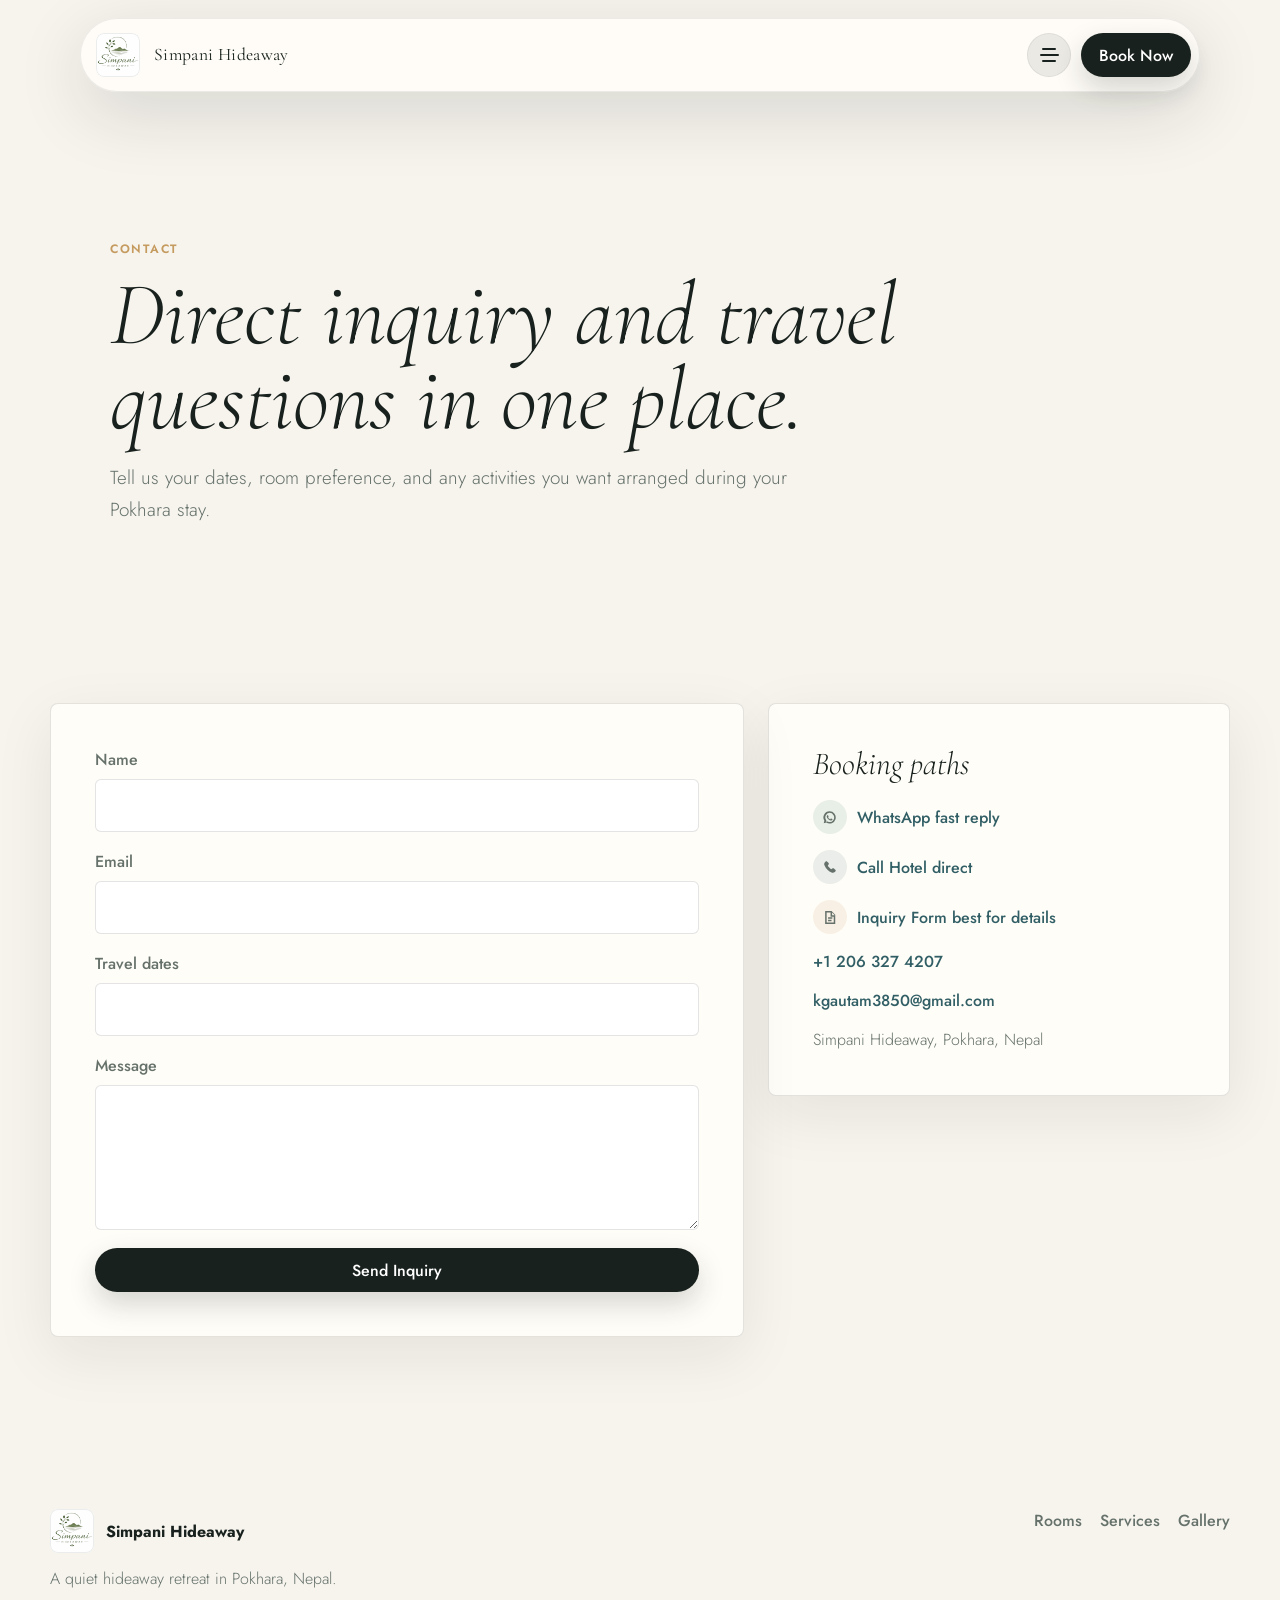
<file: contact.html>
<!doctype html>
<html lang="en">
  <head><meta charset="utf-8"><meta name="viewport" content="width=device-width, initial-scale=1"><title>Contact | Simpani Hideaway</title><script src="constants.js?v=5"></script>
    <link rel="preconnect" href="https://fonts.googleapis.com">
    <link rel="preconnect" href="https://fonts.gstatic.com" crossorigin>
    <link href="https://fonts.googleapis.com/css2?family=Cormorant+Garamond:ital,wght@0,300;0,400;1,300;1,400&family=Jost:wght@300;400;500;600&display=swap" rel="stylesheet">
    <link rel="stylesheet" href="styles.css?v=22"></head>
  <body>
    <header class="site-header inner" data-header>
      <a class="brand" href="index.html"><span class="brand-mark" data-brand-initial>S</span><span data-brand-name>Simpani Hideaway</span></a><button class="menu-toggle" type="button" aria-label="Open navigation" aria-expanded="false" data-menu-toggle><span></span><span></span><span></span></button>
      <div class="booking-menu" data-booking><button class="button button-dark" type="button" aria-expanded="false" data-booking-toggle>Book Now</button><div class="booking-panel" data-booking-panel></div></div>
    </header>
    <nav class="nav-links" data-nav><a href="rooms.html">Rooms</a><a href="services.html">Services</a><a href="gallery.html">Gallery</a><a href="location.html">Location</a><a href="about.html">About</a><a href="contact.html" aria-current="page">Contact</a><div class="nav-reserve" data-nav-reserve></div></nav>
    <main class="page">
      <section class="page-hero"><p class="eyebrow">Contact</p><h1>Direct inquiry and travel questions in one place.</h1><p>Tell us your dates, room preference, and any activities you want arranged during your Pokhara stay.</p></section>
      <section class="section contact-layout" id="inquiry">
        <form class="contact-form reveal" action="#" method="post">
          <label>Name<input name="name" type="text" required></label>
          <label>Email<input name="email" type="email" required></label>
          <label>Travel dates<input name="dates" type="text"></label>
          <label>Message<textarea name="message" rows="5" required></textarea></label>
          <button class="button button-dark" type="submit">Send Inquiry</button>
        </form>
        <aside class="contact-card" data-contact-booking></aside>
      </section>
    </main>
    <div class="mobile-actions"><button type="button" data-booking-trigger>Book</button><a data-phone-link href="#">Call</a><a data-whatsapp-link href="#" target="_blank" rel="noreferrer" aria-label="Contact via WhatsApp (opens in new tab)">WhatsApp</a></div>
    <footer class="site-footer"><div><strong data-footer-brand>Simpani Hideaway</strong><p data-footer-text>A quiet hideaway retreat in Pokhara, Nepal.</p></div><div><a href="rooms.html">Rooms</a><a href="services.html">Services</a><a href="gallery.html">Gallery</a></div></footer>
    <script src="script.js?v=5"></script>
  </body>
</html>
</file>
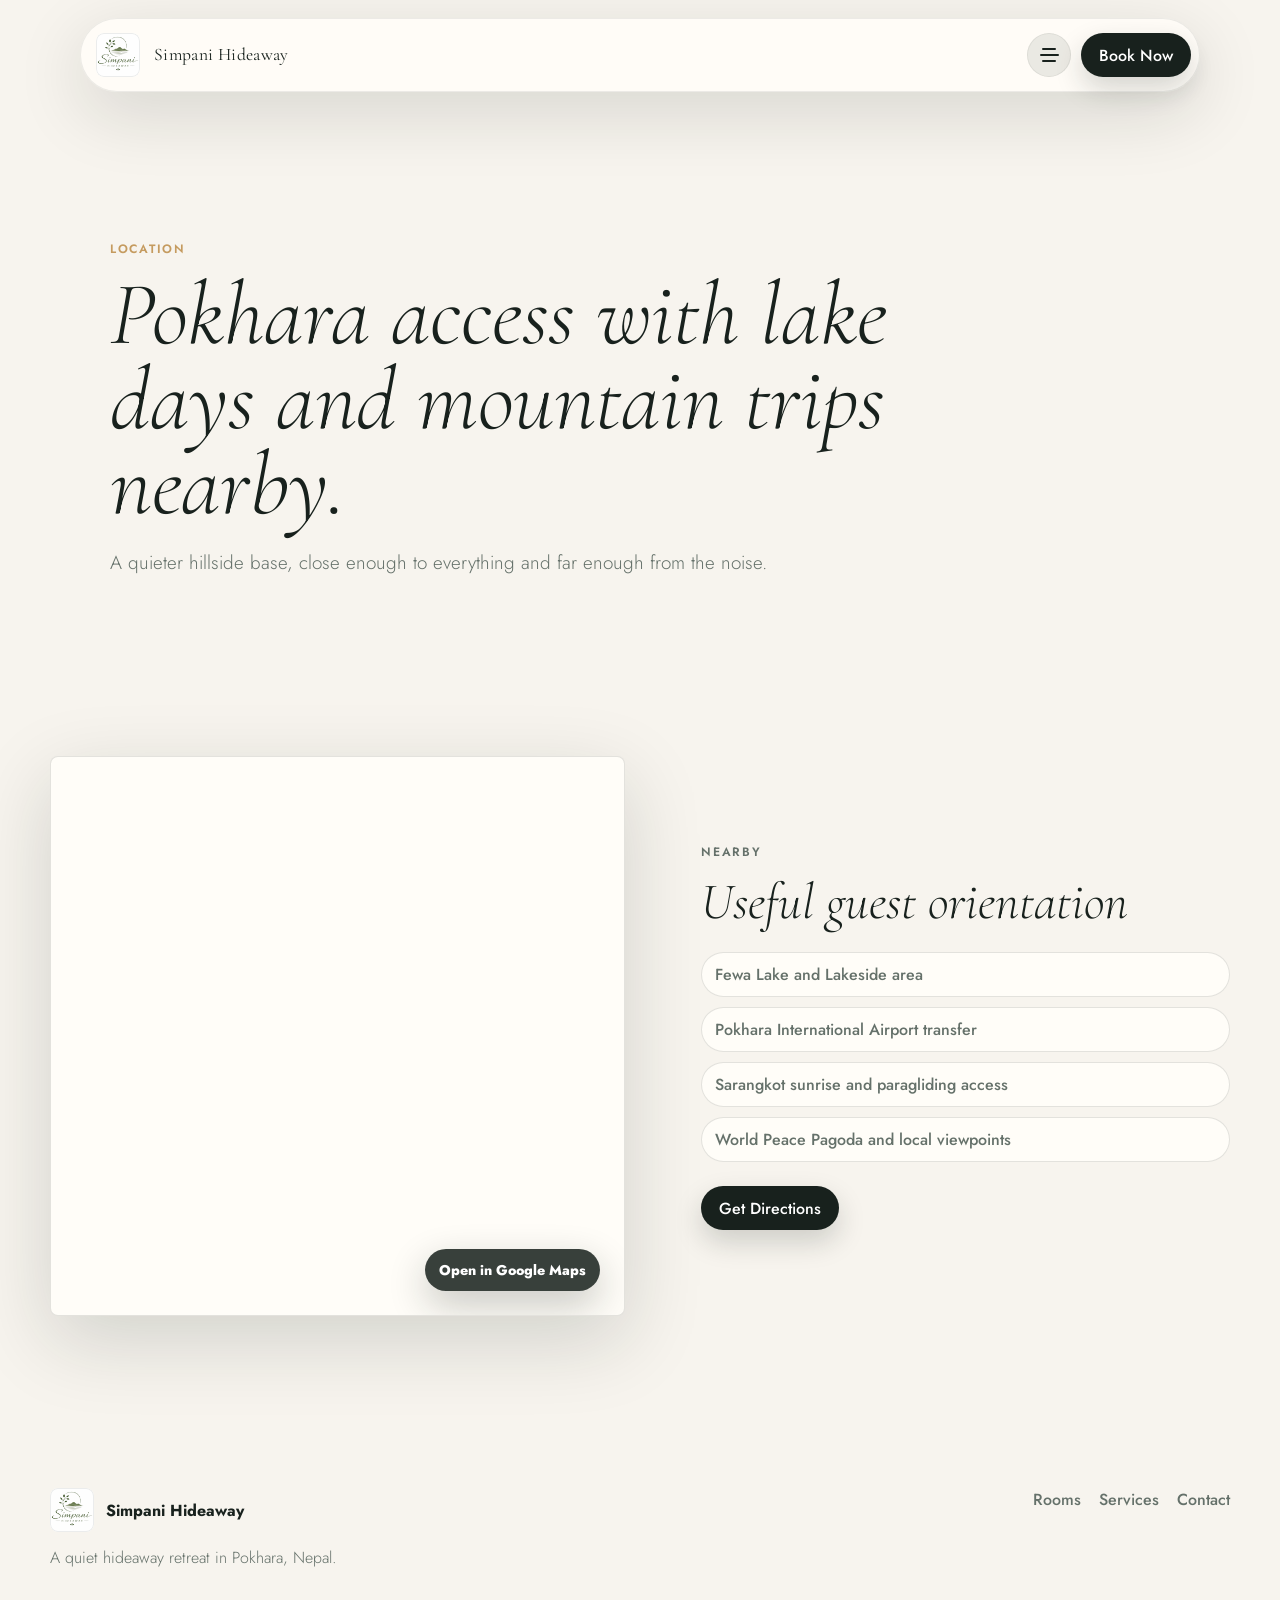
<file: location.html>
<!doctype html>
<html lang="en">
  <head><meta charset="utf-8"><meta name="viewport" content="width=device-width, initial-scale=1"><title>Location | Simpani Hideaway</title><script src="constants.js?v=5"></script>
    <link rel="preconnect" href="https://fonts.googleapis.com">
    <link rel="preconnect" href="https://fonts.gstatic.com" crossorigin>
    <link href="https://fonts.googleapis.com/css2?family=Cormorant+Garamond:ital,wght@0,300;0,400;1,300;1,400&family=Jost:wght@300;400;500;600&display=swap" rel="stylesheet">
    <link rel="stylesheet" href="styles.css?v=22"></head>
  <body>
    <header class="site-header inner" data-header>
      <a class="brand" href="index.html"><span class="brand-mark" data-brand-initial>S</span><span data-brand-name>Simpani Hideaway</span></a><button class="menu-toggle" type="button" aria-label="Open navigation" aria-expanded="false" data-menu-toggle><span></span><span></span><span></span></button>
      <div class="booking-menu" data-booking><button class="button button-dark" type="button" aria-expanded="false" data-booking-toggle>Book Now</button><div class="booking-panel" data-booking-panel></div></div>
    </header>
    <nav class="nav-links" data-nav><a href="rooms.html">Rooms</a><a href="services.html">Services</a><a href="gallery.html">Gallery</a><a href="location.html" aria-current="page">Location</a><a href="about.html">About</a><a href="contact.html">Contact</a><div class="nav-reserve" data-nav-reserve></div></nav>
    <main class="page">
      <section class="page-hero"><p class="eyebrow">Location</p><h1>Pokhara access with lake days and mountain trips nearby.</h1><p>A quieter hillside base, close enough to everything and far enough from the noise.</p></section>
      <section class="section split-section reveal"><div class="map-embed large" aria-label="Google map for Simpani Hideaway in Pokhara"><iframe data-map-frame title="Simpani Hideaway location map" src="about:blank" allowfullscreen loading="lazy" referrerpolicy="no-referrer-when-downgrade"></iframe><a class="map-open" data-map-open href="https://maps.app.goo.gl/pGLLYLoJ39pbTcuMA" target="_blank" rel="noreferrer" aria-label="Open Simpani Hideaway in Google Maps (opens in new tab)">Open in Google Maps</a></div><div><p class="eyebrow">Nearby</p><h2>Useful guest orientation</h2><div class="quick-list stacked"><span>Fewa Lake and Lakeside area</span><span>Pokhara International Airport transfer</span><span>Sarangkot sunrise and paragliding access</span><span>World Peace Pagoda and local viewpoints</span></div><a class="button button-dark" data-map-open href="https://maps.app.goo.gl/pGLLYLoJ39pbTcuMA" target="_blank" rel="noreferrer" aria-label="Get directions in Google Maps (opens in new tab)">Get Directions</a></div></section>
    </main>
    <div class="mobile-actions"><button type="button" data-booking-trigger>Book</button><a data-phone-link href="#">Call</a><a data-whatsapp-link href="#" target="_blank" rel="noreferrer" aria-label="Contact via WhatsApp (opens in new tab)">WhatsApp</a></div>
    <footer class="site-footer"><div><strong data-footer-brand>Simpani Hideaway</strong><p data-footer-text>A quiet hideaway retreat in Pokhara, Nepal.</p></div><div><a href="rooms.html">Rooms</a><a href="services.html">Services</a><a href="contact.html">Contact</a></div></footer>
    <script src="script.js?v=5"></script>
  </body>
</html>
</file>
<file: styles.css>
:root {
  --ink: #18211d;
  --muted: #65716a;
  --line: rgba(24, 33, 29, 0.12);
  --paper: #f7f4ee;
  --cream: #fffdf8;
  --sage: #6b7f67;
  --lake: #315f65;
  --gold: #c59b5f;
  --shadow: 0 24px 80px rgba(20, 28, 24, 0.16);
  --radius: 8px;
  --font-display: "Cormorant Garamond", Georgia, serif;
  --font-body: "Jost", ui-sans-serif, system-ui, -apple-system, BlinkMacSystemFont, "Segoe UI", sans-serif;
}

* { box-sizing: border-box; }

html {
  scroll-behavior: smooth;
}

body {
  margin: 0;
  font-family: var(--font-body);
  font-weight: 300;
  color: var(--ink);
  background: var(--paper);
  letter-spacing: 0;
}

img {
  display: block;
  width: 100%;
  height: 100%;
  object-fit: cover;
}

a {
  color: inherit;
  text-decoration: none;
}

button,
input,
textarea {
  font: inherit;
}

:focus-visible {
  outline: 3px solid rgba(197, 155, 95, 0.85);
  outline-offset: 3px;
}

.site-header {
  position: fixed;
  top: 18px;
  right: max(16px, calc((100vw - 1120px) / 2));
  left: max(16px, calc((100vw - 1120px) / 2));
  z-index: 40;
  display: grid;
  grid-template-columns: auto 1fr auto auto;
  column-gap: 10px;
  align-items: center;
  width: auto;
  min-height: 58px;
  padding: 8px;
  border: 1px solid rgba(255, 255, 255, 0.42);
  border-radius: 999px;
  background: rgba(255, 253, 248, 0.72);
  box-shadow: 0 20px 70px rgba(20, 28, 24, 0.14);
}

.site-header.inner {
  background: rgba(255, 253, 248, 0.9);
  border-color: rgba(24, 33, 29, 0.08);
}

.home-header {
  padding: 0;
  border-color: transparent;
  background: transparent;
  box-shadow: none;
}

.home-header .brand {
  color: #fff;
  text-shadow: 0 2px 18px rgba(0, 0, 0, 0.36);
}

.home-header .menu-toggle {
  border: 1px solid rgba(255, 255, 255, 0.5);
  background: rgba(11, 22, 17, 0.26);
  box-shadow: 0 12px 34px rgba(0, 0, 0, 0.18);
}

.home-header .menu-toggle span {
  background: #fff;
}

.home-header .menu-toggle[aria-expanded="true"] {
  background: var(--ink);
}

.home-header .button-dark {
  background: #214114;
  box-shadow: 0 14px 36px rgba(0, 0, 0, 0.24);
}

.home-header.is-scrolled {
  padding: 8px;
  border-color: rgba(24, 33, 29, 0.08);
  background: rgba(255, 253, 248, 0.92);
  box-shadow: 0 20px 70px rgba(20, 28, 24, 0.14);
}

.home-header.is-scrolled .brand {
  color: var(--ink);
  text-shadow: none;
}

body.nav-open .home-header .brand {
  color: var(--ink);
  text-shadow: none;
}

.home-header.is-scrolled .menu-toggle {
  border-color: transparent;
  background: rgba(24, 33, 29, 0.09);
  box-shadow: inset 0 0 0 1px rgba(24, 33, 29, 0.06);
}

.home-header.is-scrolled .menu-toggle span {
  background: var(--ink);
}

.home-header.is-scrolled .menu-toggle[aria-expanded="true"] {
  background: var(--ink);
}

.home-header.is-scrolled .menu-toggle[aria-expanded="true"] span {
  background: #fff;
}

.brand {
  display: inline-flex;
  align-items: center;
  gap: 14px;
  padding: 6px 18px 6px 7px;
  white-space: nowrap;
}

.brand [data-brand-name] {
  font-family: var(--font-display);
  font-size: 1.1rem;
  font-weight: 400;
  line-height: 0.96;
  letter-spacing: 0.02em;
}

.home-header .brand [data-brand-name] {
  font-size: 1.26rem;
}

.brand-mark {
  display: grid;
  place-items: center;
  width: 44px;
  height: 44px;
  border-radius: 8px;
  background:
    var(--brand-logo, none) center / contain no-repeat,
    #fff;
  box-shadow: inset 0 0 0 1px rgba(24, 33, 29, 0.08);
  color: var(--ink);
  overflow: hidden;
}

.brand-logo-ready .brand-mark {
  color: transparent;
}

.nav-links {
  position: fixed;
  top: 0;
  right: 0;
  z-index: 35;
  display: grid;
  grid-template-columns: minmax(320px, 0.95fr) minmax(320px, 0.65fr);
  align-content: center;
  column-gap: clamp(32px, 6vw, 92px);
  width: 100vw;
  height: 100svh;
  padding: clamp(92px, 12vw, 140px) clamp(34px, 7vw, 92px);
  background: #f7f1e8;
  box-shadow: -24px 0 80px rgba(20, 28, 24, 0.2);
  opacity: 0;
  pointer-events: none;
  transform: translateX(100%);
  transition: transform 260ms cubic-bezier(0.22, 1, 0.36, 1), opacity 160ms ease;
  counter-reset: menu-links;
}

.nav-links a {
  grid-column: 2;
  position: relative;
  z-index: 1;
  display: flex;
  align-items: center;
  gap: 16px;
  min-height: 58px;
  padding: 0 14px;
  border-bottom: 1px solid rgba(24, 33, 29, 0.12);
  border-radius: 8px;
  color: rgba(24, 33, 29, 0.78);
  font-family: var(--font-display);
  font-size: clamp(1.9rem, 3.7vw, 3.45rem);
  font-weight: 400;
  line-height: 1.04;
  transition: transform 180ms ease, border-color 180ms ease, color 180ms ease, background 180ms ease;
}

.nav-links a::before {
  counter-increment: menu-links;
  content: "0" counter(menu-links);
  width: 34px;
  color: var(--gold);
  font-size: 0.72rem;
  font-weight: 600;
  letter-spacing: 0.12em;
}

.nav-links a::after {
  content: "↗";
  margin-left: auto;
  color: rgba(24, 33, 29, 0.26);
  font-family: var(--font-body);
  font-size: 1rem;
  transition: transform 180ms ease, color 180ms ease;
}

.nav-links a:hover,
.nav-links a:focus-visible,
.nav-links a[aria-current="page"] {
  background: rgba(255, 255, 255, 0.72);
  border-color: rgba(197, 155, 95, 0.75);
  color: var(--ink);
  transform: translateX(10px);
}

.nav-links a:hover::after,
.nav-links a:focus-visible::after,
.nav-links a[aria-current="page"]::after {
  color: var(--gold);
  transform: translate(4px, -4px);
}

.nav-links.is-open {
  opacity: 1 !important;
  pointer-events: auto !important;
  transform: translateX(0) !important;
}

body.nav-open .nav-links {
  opacity: 1 !important;
  pointer-events: auto !important;
  transform: translateX(0) !important;
}

body[data-nav-open="true"] .nav-links {
  opacity: 1 !important;
  pointer-events: auto !important;
  transform: translateX(0) !important;
}

.nav-links::before {
  content: "";
  position: absolute;
  inset: 0;
  width: auto;
  background:
    linear-gradient(90deg, rgba(247, 241, 232, 0.04), rgba(247, 241, 232, 0.62) 48%, rgba(247, 241, 232, 0.94)),
    var(--experience-image) center / cover;
  opacity: 0.42;
  pointer-events: none;
}

.nav-links::after {
  content: "Simpani Hideaway · Pokhara, Nepal · direct reservations and local guidance";
  grid-column: 2;
  grid-row: 8;
  position: relative;
  z-index: 1;
  align-self: end;
  width: min(480px, 100%);
  margin-top: 14px;
  padding-left: 18px;
  border-left: 2px solid rgba(197, 155, 95, 0.45);
  color: var(--muted);
  font-size: 0.95rem;
  line-height: 1.55;
}

.nav-reserve {
  grid-column: 2;
  grid-row: 7;
  position: relative;
  z-index: 1;
  display: grid;
  grid-template-columns: 1fr auto;
  gap: 12px 18px;
  align-items: center;
  width: min(480px, 100%);
  margin-top: 28px;
  padding: 18px 20px;
  border: 1px solid rgba(24, 33, 29, 0.1);
  border-radius: var(--radius);
  background: rgba(255, 255, 255, 0.78);
  box-shadow: 0 18px 48px rgba(20, 28, 24, 0.08);
}

.nav-reserve span {
  grid-column: 1 / -1;
  color: var(--gold);
  font-size: 0.72rem;
  font-weight: 600;
  letter-spacing: 0.12em;
  text-transform: uppercase;
}

.nav-reserve strong {
  color: var(--ink);
  font-size: clamp(1.1rem, 2vw, 1.35rem);
  line-height: 1.1;
}

.nav-reserve div {
  grid-column: 1 / -1;
  display: grid;
  grid-template-columns: repeat(2, minmax(0, 1fr));
  gap: 10px;
}

.nav-reserve a {
  grid-column: auto;
  display: inline-flex;
  align-items: center;
  justify-content: center;
  min-height: 40px;
  padding: 0 14px;
  border: 1px solid rgba(24, 33, 29, 0.12);
  border-radius: 999px;
  color: var(--ink);
  font-family: var(--font-body);
  font-size: 0.9rem;
  font-weight: 500;
  white-space: nowrap;
}

.nav-reserve a::before,
.nav-reserve a::after {
  content: none;
}

.nav-reserve a:hover,
.nav-reserve a:focus-visible {
  background: var(--ink);
  color: #fff;
  transform: translateY(-1px);
}

body.nav-open {
  overflow: hidden;
}

.button {
  display: inline-flex;
  align-items: center;
  justify-content: center;
  min-height: 44px;
  padding: 0 18px;
  border: 0;
  border-radius: 999px;
  cursor: pointer;
  font-weight: 500;
  transition: transform 180ms ease, box-shadow 180ms ease, background 180ms ease;
}

.button:hover {
  transform: translateY(-1px);
}

.button-dark {
  color: #fff;
  background: var(--ink);
  box-shadow: 0 12px 28px rgba(24, 33, 29, 0.18);
}

.button-light {
  color: var(--ink);
  background: #fff;
  box-shadow: 0 16px 36px rgba(0, 0, 0, 0.16);
}

.button-glass {
  color: #fff;
  background: rgba(255, 255, 255, 0.18);
  border: 1px solid rgba(255, 255, 255, 0.36);
  backdrop-filter: blur(18px);
}

.booking-menu {
  position: relative;
}

.booking-panel {
  position: absolute;
  top: calc(100% + 12px);
  right: 0;
  display: grid;
  width: 245px;
  padding: 8px;
  border: 1px solid rgba(24, 33, 29, 0.1);
  border-radius: var(--radius);
  background: rgba(255, 253, 248, 0.96);
  box-shadow: var(--shadow);
  opacity: 0;
  pointer-events: none;
  transform: translateY(-8px);
  visibility: hidden;
  transition: opacity 160ms ease, transform 160ms ease;
}

.booking-menu.is-open .booking-panel {
  opacity: 1;
  pointer-events: auto;
  transform: translateY(0);
  visibility: visible;
}

.booking-panel a {
  display: grid;
  grid-template-columns: 34px 1fr auto;
  align-items: center;
  gap: 12px;
  padding: 12px;
  border-radius: 6px;
  font-weight: 500;
}

.booking-panel a:hover {
  background: rgba(49, 95, 101, 0.1);
}

.booking-panel span {
  color: var(--muted);
  font-size: 0.76rem;
  font-weight: 500;
}

.booking-panel strong {
  font-size: 0.93rem;
}

.booking-icon {
  display: grid;
  place-items: center;
  width: 34px;
  height: 34px;
  border-radius: 50%;
  color: var(--lake);
  background: rgba(49, 95, 101, 0.1);
}

.booking-icon svg {
  width: 19px;
  height: 19px;
  fill: currentColor;
}

.booking-icon-whatsapp {
  color: #1f7a4d;
  background: rgba(31, 122, 77, 0.1);
}

.booking-icon-phone {
  color: var(--lake);
}

.booking-icon-form {
  color: var(--gold);
  background: rgba(197, 155, 95, 0.13);
}

.menu-toggle {
  position: relative;
  z-index: 45;
  display: inline-grid;
  grid-column: 3;
  place-items: center;
  width: 44px;
  height: 44px;
  margin-left: auto;
  border: 0;
  border-radius: 50%;
  background: rgba(24, 33, 29, 0.09);
  box-shadow: inset 0 0 0 1px rgba(24, 33, 29, 0.06);
  transition: background 180ms ease, transform 180ms ease, box-shadow 180ms ease;
}

.menu-toggle:hover {
  background: rgba(24, 33, 29, 0.13);
  transform: translateY(-1px);
}

.menu-toggle:focus-visible {
  outline-width: 2px;
  outline-offset: 4px;
}

.menu-toggle span {
  grid-area: 1 / 1;
  width: 18px;
  height: 2px;
  border-radius: 999px;
  background: var(--ink);
  transition: transform 190ms ease, opacity 150ms ease, width 190ms ease;
}

.menu-toggle span:nth-child(1) {
  width: 14px;
  transform: translateY(-6px);
}

.menu-toggle span:nth-child(2) {
  width: 19px;
}

.menu-toggle span:nth-child(3) {
  width: 14px;
  transform: translateY(6px);
}

.menu-toggle[aria-expanded="true"] {
  background: var(--ink);
  box-shadow: 0 12px 26px rgba(24, 33, 29, 0.22);
}

.menu-toggle[aria-expanded="true"] span {
  background: #fff;
}

.menu-toggle[aria-expanded="true"] span:nth-child(1) {
  width: 18px;
  transform: rotate(45deg);
}

.menu-toggle[aria-expanded="true"] span:nth-child(2) {
  opacity: 0;
  transform: scaleX(0.2);
}

.menu-toggle[aria-expanded="true"] span:nth-child(3) {
  width: 18px;
  transform: rotate(-45deg);
}

.booking-menu {
  grid-column: 4;
}

.hero {
  position: relative;
  min-height: 100svh;
  overflow: hidden;
  color: #fff;
  background: #18211d;
}

.hero-media,
.hero-overlay {
  position: absolute;
  inset: 0;
}

.hero-home .hero-media {
  background-image: var(--hero-image);
  background-position: center;
  background-size: cover;
  animation: kenBurns 22s ease-in-out infinite alternate;
}

.hero-overlay {
  background:
    linear-gradient(90deg, rgba(10, 18, 15, 0.72), rgba(10, 18, 15, 0.22) 52%, rgba(10, 18, 15, 0.5)),
    linear-gradient(0deg, rgba(10, 18, 15, 0.6), transparent 48%);
}

.hero-content {
  position: relative;
  z-index: 1;
  width: min(760px, calc(100% - 40px));
  padding: 30svh 0 0 clamp(20px, 7vw, 88px);
}

.eyebrow {
  margin: 0 0 14px;
  color: var(--gold);
  font-size: 0.76rem;
  font-weight: 600;
  letter-spacing: 0.14em;
  text-transform: uppercase;
}

h1,
h2,
h3,
p {
  margin-top: 0;
}

h1 {
  max-width: 11ch;
  margin-bottom: 20px;
  font-size: clamp(3.4rem, 8vw, 7.5rem);
  line-height: 0.95;
  letter-spacing: 0;
}

h1,
h2,
h3 {
  font-family: var(--font-display);
  font-weight: 300;
  font-style: italic;
}

h2 {
  margin-bottom: 16px;
  font-size: clamp(2rem, 4vw, 4.5rem);
  line-height: 1;
  letter-spacing: 0;
}

h3 {
  margin-bottom: 8px;
  font-size: 1.35rem;
  line-height: 1.12;
}

.hero-copy {
  max-width: 620px;
  color: rgba(255, 255, 255, 0.86);
  font-size: clamp(1.08rem, 2vw, 1.35rem);
  line-height: 1.55;
}

.hero-actions {
  display: flex;
  flex-wrap: wrap;
  gap: 12px;
  margin-top: 28px;
}

.hero-status {
  position: absolute;
  right: clamp(20px, 5vw, 70px);
  bottom: 32px;
  z-index: 2;
  display: flex;
  gap: 10px;
  flex-wrap: wrap;
}

.hero-status span {
  padding: 10px 14px;
  border: 1px solid rgba(255, 255, 255, 0.28);
  border-radius: 999px;
  background: rgba(255, 255, 255, 0.14);
  backdrop-filter: blur(16px);
  font-size: 0.86rem;
  font-weight: 500;
}

.home-hero {
  display: grid;
  place-items: center;
  min-height: 96svh;
}

.home-hero .hero-media {
  background-position: center top;
  filter: saturate(0.94) contrast(1.04);
}

.home-hero .hero-overlay {
  background:
    linear-gradient(180deg, rgba(9, 17, 15, 0.34), rgba(9, 17, 15, 0.14) 34%, rgba(9, 17, 15, 0.76)),
    linear-gradient(90deg, rgba(9, 17, 15, 0.52), rgba(9, 17, 15, 0.12), rgba(9, 17, 15, 0.52));
}

.home-hero-content {
  position: relative;
  z-index: 1;
  display: grid;
  justify-items: center;
  width: min(900px, calc(100% - 42px));
  padding-top: 48px;
  text-align: center;
}

.home-hero-content h1 {
  max-width: 13.5ch;
  margin-bottom: 22px;
  font-family: var(--font-display);
  font-weight: 300;
  font-style: italic;
  font-size: clamp(3.8rem, 8vw, 8rem);
  line-height: 0.98;
  letter-spacing: 0;
  text-shadow: 0 18px 46px rgba(0, 0, 0, 0.3);
}

.home-hero-content .hero-copy {
  max-width: 680px;
}

.home-hero-content .hero-actions {
  justify-content: center;
}

.scroll-cue {
  position: absolute;
  right: auto;
  bottom: -4px;
  left: 50%;
  z-index: 2;
  color: rgba(255, 255, 255, 0.78);
  font-size: 0.76rem;
  font-weight: 600;
  letter-spacing: 0.14em;
  text-transform: uppercase;
  text-align: center;
  transform: translateX(-50%);
}

.scroll-cue::after {
  content: "";
  display: block;
  width: 1px;
  height: 24px;
  margin: 8px auto 0;
  background: rgba(255, 255, 255, 0.62);
  animation: scrollPulse 2s ease infinite;
}

.section {
  width: min(1180px, calc(100% - 40px));
  margin: 0 auto;
  padding: clamp(72px, 10vw, 130px) 0;
}

.section-tight {
  padding-top: clamp(70px, 8vw, 105px);
}

.section-heading {
  display: grid;
  grid-template-columns: 1fr auto;
  align-items: end;
  gap: 24px;
  margin-bottom: 34px;
}

.section-heading h2 {
  max-width: 850px;
}

.section-heading > a {
  color: var(--lake);
  font-weight: 500;
}

.home-welcome {
  display: grid;
  grid-template-columns: 0.95fr 1.05fr;
  gap: clamp(32px, 8vw, 110px);
  align-items: center;
}

.home-welcome h2 {
  max-width: 560px;
}

.welcome-copy p,
.home-story p,
.home-location p {
  color: var(--muted);
  font-size: 1.05rem;
  line-height: 1.8;
}

.welcome-copy {
  max-width: 620px;
  margin: 0;
  padding: 28px 0 28px 30px;
  border-left: 2px solid rgba(197, 155, 95, 0.45);
}

.welcome-copy p {
  margin: 0;
  color: rgba(24, 33, 29, 0.72);
  font-size: clamp(1.05rem, 1.8vw, 1.28rem);
  line-height: 1.75;
}

.welcome-copy p + p {
  margin-top: 18px;
  color: rgba(24, 33, 29, 0.58);
}

.home-story {
  display: grid;
  grid-template-columns: minmax(0, 1.15fr) minmax(360px, 0.85fr);
  min-height: 680px;
  background: var(--cream);
}

.home-story figure,
.home-location figure {
  min-height: 520px;
  margin: 0;
}

.home-story div {
  display: flex;
  flex-direction: column;
  justify-content: center;
  padding: clamp(42px, 7vw, 92px);
}

.home-story h2 {
  max-width: 620px;
}

.home-story a,
.experience-list a {
  color: var(--lake);
  font-weight: 800;
}

.stay-grid {
  display: grid;
  grid-template-columns: 1.1fr 0.95fr 0.95fr;
  gap: 16px;
}

.stay-grid a {
  position: relative;
  min-height: 520px;
  overflow: hidden;
  border-radius: var(--radius);
  background: #d8d0c3;
}

.stay-grid a:nth-child(2) {
  margin-top: 64px;
}

.stay-grid a:nth-child(3) {
  margin-top: 128px;
}

.stay-grid img {
  position: absolute;
  inset: 0;
  transform: scale(1);
  transition: transform 500ms ease, filter 220ms ease;
}

.stay-grid a::after {
  position: absolute;
  inset: 0;
  content: "";
  background: linear-gradient(0deg, rgba(12, 18, 15, 0.64), transparent 58%);
}

.stay-grid span {
  position: absolute;
  right: 22px;
  bottom: 22px;
  left: 22px;
  z-index: 1;
  color: #fff;
  font-size: 1.25rem;
  font-weight: 500;
}

.stay-grid a:hover img,
.stay-grid a:focus-visible img {
  filter: saturate(1.08) contrast(1.04);
  transform: scale(1.06);
}

.home-experience {
  display: grid;
  grid-template-columns: 1fr minmax(320px, 0.72fr);
  gap: clamp(32px, 8vw, 110px);
  align-items: end;
}

.home-experience h2 {
  max-width: 760px;
}

.experience-list {
  display: grid;
  grid-template-columns: repeat(2, minmax(0, 1fr));
  gap: 2px;
}

.experience-list a {
  display: flex;
  flex-direction: column;
  gap: 8px;
  padding: 22px 24px;
  border: 1px solid rgba(255, 255, 255, 0.08);
  color: #fff;
  background: rgba(255, 255, 255, 0.05);
  font-size: clamp(1.35rem, 3vw, 2.1rem);
  line-height: 1;
  transition: background 220ms ease, transform 220ms ease;
}

.experience-list a:hover,
.experience-list a:focus-visible {
  background: rgba(255, 255, 255, 0.11);
  transform: translateY(-2px);
}

.experience-list a::before {
  content: attr(data-num);
  color: var(--gold);
  font-family: var(--font-body);
  font-size: 0.62rem;
  font-weight: 500;
  letter-spacing: 0.18em;
}

.home-location figure {
  position: relative;
  overflow: hidden;
  min-height: 520px;
  border-radius: var(--radius);
  box-shadow: var(--shadow);
  background: #d8d0c3;
}

.home-location figure img {
  position: absolute;
  inset: 0;
  width: 100%;
  height: 100%;
  object-fit: cover;
}

.home-quote {
  width: min(980px, calc(100% - 44px));
  margin: 0 auto;
  padding: clamp(80px, 11vw, 150px) 0;
  text-align: center;
}

.home-quote p {
  margin: 0;
  color: var(--ink);
  font-family: var(--font-display);
  font-size: clamp(2rem, 5vw, 4.8rem);
  font-weight: 300;
  font-style: italic;
  line-height: 1.03;
}

.section-heading.light {
  display: block;
  color: #fff;
}

.section-heading.light h2 {
  max-width: 760px;
}

.card-grid {
  display: grid;
  grid-template-columns: repeat(4, 1fr);
  gap: 16px;
}

.image-card {
  position: relative;
  display: block;
  min-height: 460px;
  overflow: hidden;
  border-radius: var(--radius);
  box-shadow: var(--shadow);
  background: #d8d0c3;
  isolation: isolate;
  transform: translateY(0) scale(1);
  transition: transform 220ms ease, box-shadow 220ms ease;
}

.image-card.tall {
  grid-row: span 2;
}

.image-card img {
  position: absolute;
  inset: 0;
  z-index: 0;
  transform: scale(1);
  transition: transform 500ms ease, filter 220ms ease;
}

.image-card:hover,
.image-card:focus-visible {
  box-shadow: 0 32px 90px rgba(20, 28, 24, 0.24);
  transform: translateY(-8px) scale(1.01);
}

.image-card:hover img,
.image-card:focus-visible img {
  filter: saturate(1.08) contrast(1.04);
  transform: scale(1.065);
}

.image-card:hover h3,
.image-card:focus-visible h3 {
  text-decoration: underline;
  text-decoration-thickness: 2px;
  text-underline-offset: 5px;
}

.image-card::after,
.service-preview article::after,
.gallery-page figure::after {
  position: absolute;
  inset: 0;
  z-index: 1;
  content: "";
  background: linear-gradient(0deg, rgba(12, 18, 15, 0.74), transparent 55%);
}

.image-card div {
  position: absolute;
  right: 20px;
  bottom: 20px;
  left: 20px;
  z-index: 2;
  color: #fff;
}

.image-card p {
  margin-bottom: 8px;
  color: rgba(255, 255, 255, 0.75);
  font-size: 0.8rem;
  font-weight: 800;
  text-transform: uppercase;
}

.image-card span,
.service-preview p,
.room-detail span,
.service-grid span {
  color: rgba(255, 255, 255, 0.78);
  line-height: 1.45;
}

.experience-band {
  width: 100%;
  max-width: none;
  padding-right: max(20px, calc((100vw - 1180px) / 2));
  padding-left: max(20px, calc((100vw - 1180px) / 2));
  color: #fff;
  background:
    linear-gradient(90deg, rgba(18, 31, 30, 0.95), rgba(18, 31, 30, 0.68)),
    var(--experience-image) center/cover;
}

.feature-row {
  display: grid;
  grid-template-columns: repeat(3, 1fr);
  gap: 14px;
  margin-top: 36px;
}

.feature-row div {
  min-height: 190px;
  padding: 24px;
  border: 1px solid rgba(255, 255, 255, 0.16);
  border-radius: var(--radius);
  background: rgba(255, 255, 255, 0.1);
  backdrop-filter: blur(14px);
}

.feature-row strong {
  display: block;
  margin-bottom: 12px;
  font-size: 1.2rem;
}

.feature-row span {
  color: rgba(255, 255, 255, 0.76);
  line-height: 1.55;
}

.service-preview,
.service-grid {
  display: grid;
  grid-template-columns: repeat(4, 1fr);
  gap: 16px;
}

.service-preview article,
.service-grid article,
.gallery-page figure {
  position: relative;
  overflow: hidden;
  min-height: 370px;
  border-radius: var(--radius);
  background: #d8d0c3;
  box-shadow: 0 20px 60px rgba(20, 28, 24, 0.12);
}

.service-preview article {
  display: flex;
  flex-direction: column;
  justify-content: flex-end;
  padding: 20px;
}

.service-preview article img {
  position: absolute;
  inset: 0;
  z-index: 0;
}

.service-preview article h3,
.service-preview article p {
  position: relative;
  z-index: 2;
}

.service-preview article h3 {
  margin: 0 0 8px;
  color: #fff;
}

.service-preview article p {
  margin: 0;
}

.trust-strip {
  display: grid;
  grid-template-columns: repeat(4, 1fr);
  width: min(1180px, calc(100% - 40px));
  margin: 0 auto;
  overflow: hidden;
  border: 1px solid var(--line);
  border-radius: var(--radius);
  background: var(--cream);
  box-shadow: 0 18px 60px rgba(20, 28, 24, 0.08);
}

.trust-strip div {
  padding: 26px;
  border-right: 1px solid var(--line);
}

.trust-strip div:last-child {
  border-right: 0;
}

.trust-strip strong {
  display: block;
  margin-bottom: 4px;
  font-size: 2rem;
}

.trust-strip span {
  color: var(--muted);
}

.editorial-grid {
  display: grid;
  grid-template-columns: 1.35fr 0.8fr;
  grid-template-rows: 260px 260px;
  gap: 16px;
}

.editorial-grid figure,
.gallery-page figure {
  position: relative;
  margin: 0;
  overflow: hidden;
  border-radius: var(--radius);
}

.editorial-grid figure:first-child {
  grid-row: 1 / span 2;
}

.editorial-grid figure img,
.gallery-page figure img {
  position: absolute;
  inset: 0;
  z-index: 0;
}

figcaption {
  position: absolute;
  bottom: 16px;
  left: 16px;
  z-index: 2;
  padding: 9px 12px;
  border-radius: 999px;
  color: #fff;
  background: rgba(0, 0, 0, 0.24);
  backdrop-filter: blur(12px);
  font-weight: 500;
}

.split-section {
  display: grid;
  grid-template-columns: minmax(0, 1fr) minmax(320px, 0.92fr);
  align-items: center;
  gap: clamp(28px, 6vw, 80px);
}

.split-section p {
  color: var(--muted);
  line-height: 1.7;
}

.quick-list {
  display: flex;
  flex-wrap: wrap;
  gap: 10px;
  margin: 24px 0;
}

.quick-list span {
  padding: 10px 13px;
  border: 1px solid var(--line);
  border-radius: 999px;
  background: var(--cream);
  color: var(--muted);
  font-weight: 500;
}

.quick-list.stacked {
  display: grid;
}

.map-card {
  display: grid;
  place-content: center;
  min-height: 420px;
  border: 1px solid rgba(255, 255, 255, 0.45);
  border-radius: var(--radius);
  color: #fff;
  text-align: center;
  background:
    linear-gradient(135deg, rgba(49, 95, 101, 0.9), rgba(107, 127, 103, 0.84)),
    radial-gradient(circle at 30% 30%, rgba(255,255,255,0.22), transparent 26%);
  box-shadow: var(--shadow);
}

.map-embed {
  position: relative;
  min-height: 420px;
  padding: 10px;
  overflow: hidden;
  border: 1px solid rgba(24, 33, 29, 0.12);
  border-radius: var(--radius);
  background: var(--cream);
  box-shadow: var(--shadow);
}

.map-embed iframe {
  position: absolute;
  inset: 10px;
  z-index: 0;
  display: block;
  width: calc(100% - 20px);
  height: calc(100% - 20px);
  border: 0;
  border-radius: 6px;
  filter: saturate(0.92) contrast(0.98);
}

.map-open {
  position: absolute;
  right: 24px;
  bottom: 24px;
  z-index: 2;
  padding: 11px 14px;
  border-radius: 999px;
  color: #fff;
  background: rgba(24, 33, 29, 0.86);
  box-shadow: 0 14px 38px rgba(20, 28, 24, 0.24);
  font-size: 0.88rem;
  font-weight: 800;
  backdrop-filter: blur(12px);
}

.map-card.large {
  min-height: 560px;
}

.map-embed.large {
  min-height: 560px;
}

.map-card span {
  color: rgba(255, 255, 255, 0.72);
  font-weight: 800;
  text-transform: uppercase;
}

.map-card strong {
  font-size: clamp(2rem, 4vw, 4.2rem);
  line-height: 1;
}

.final-cta {
  width: min(1180px, calc(100% - 40px));
  margin: 0 auto 40px;
  padding: clamp(50px, 8vw, 90px);
  border-radius: var(--radius);
  color: #fff;
  background:
    linear-gradient(90deg, rgba(24, 33, 29, 0.92), rgba(49, 95, 101, 0.72)),
    var(--final-cta-image) center/cover;
  box-shadow: var(--shadow);
}

.final-cta h2 {
  max-width: 760px;
}

.final-cta p:not(.eyebrow) {
  max-width: 620px;
  color: rgba(255, 255, 255, 0.78);
  line-height: 1.7;
}

.site-footer {
  display: flex;
  justify-content: space-between;
  gap: 24px;
  width: min(1180px, calc(100% - 40px));
  margin: 0 auto;
  padding: 44px 0 90px;
  color: var(--muted);
}

.site-footer strong {
  display: inline-flex;
  align-items: center;
  gap: 12px;
  color: var(--ink);
}

.site-footer strong::before {
  content: "";
  flex: 0 0 auto;
  width: 44px;
  height: 44px;
  border-radius: 8px;
  background: #fff var(--brand-logo, none) center / contain no-repeat;
  box-shadow: inset 0 0 0 1px rgba(24, 33, 29, 0.08);
}

.site-footer p {
  margin: 8px 0 0;
}

.site-footer div:last-child {
  display: flex;
  gap: 18px;
  font-weight: 500;
}

.page {
  padding-top: 120px;
}

.page-hero {
  width: min(1060px, calc(100% - 40px));
  margin: 0 auto;
  padding: clamp(70px, 10vw, 120px) 0 30px;
}

.page-hero h1 {
  max-width: 850px;
  color: var(--ink);
  font-size: clamp(3rem, 7vw, 6.5rem);
}

.page-hero p:not(.eyebrow) {
  max-width: 680px;
  color: var(--muted);
  font-size: 1.18rem;
  line-height: 1.7;
}

.room-list {
  display: grid;
  gap: 20px;
}

.room-detail {
  display: grid;
  grid-template-columns: 0.95fr 1fr;
  min-height: 430px;
  overflow: hidden;
  border-radius: var(--radius);
  background: var(--cream);
  box-shadow: 0 18px 60px rgba(20, 28, 24, 0.1);
}

.room-detail div {
  display: flex;
  flex-direction: column;
  align-items: flex-start;
  justify-content: center;
  padding: clamp(28px, 5vw, 62px);
}

.room-detail p:not(.eyebrow) {
  color: var(--muted);
  line-height: 1.7;
}

.room-detail span {
  margin-bottom: 24px;
  color: var(--muted);
}

.service-grid {
  grid-template-columns: repeat(3, 1fr);
}

.service-grid article {
  display: grid;
  grid-template-rows: 230px 1fr;
  min-height: auto;
  background: var(--cream);
  transition: box-shadow 220ms ease, transform 220ms ease;
}

.service-grid article:hover,
.service-grid article:focus-within {
  box-shadow: 0 24px 70px rgba(20, 28, 24, 0.16);
  transform: translateY(-2px);
}

.service-grid article img,
.gallery-page figure img {
  transition: transform 700ms cubic-bezier(0.16, 1, 0.3, 1), opacity 400ms ease;
}

.service-grid article:hover img,
.service-grid article:focus-within img,
.gallery-page figure:hover img,
.gallery-page figure:focus-within img {
  opacity: 0.9;
  transform: scale(1.05);
}

.service-grid div {
  padding: 22px;
}

.service-grid p {
  margin-bottom: 10px;
  color: var(--gold);
  font-size: 0.78rem;
  font-weight: 600;
  text-transform: uppercase;
}

.service-grid h2 {
  margin-bottom: 10px;
  font-size: 1.6rem;
}

.service-grid span {
  display: block;
  margin-bottom: 18px;
  color: var(--muted);
}

.service-grid a,
.contact-card a {
  color: var(--lake);
  font-weight: 500;
}

.gallery-page {
  display: grid;
  grid-template-columns: repeat(3, 1fr);
  gap: 16px;
}

.gallery-page figure {
  min-height: 360px;
}

.rounded-image {
  min-height: 520px;
  border-radius: var(--radius);
  box-shadow: var(--shadow);
}

.contact-layout {
  display: grid;
  grid-template-columns: 1.2fr 0.8fr;
  gap: 24px;
  align-items: start;
}

.contact-form,
.contact-card {
  padding: clamp(24px, 5vw, 44px);
  border: 1px solid var(--line);
  border-radius: var(--radius);
  background: var(--cream);
  box-shadow: 0 18px 60px rgba(20, 28, 24, 0.08);
}

.contact-form {
  display: grid;
  gap: 18px;
}

.contact-form label {
  display: grid;
  gap: 8px;
  color: var(--muted);
  font-weight: 500;
}

.form-confirmation {
  display: grid;
  place-items: center;
  min-height: 260px;
  padding: 32px 0;
  text-align: center;
}

.form-confirmation p {
  max-width: 420px;
  margin: 0;
  color: var(--muted);
  line-height: 1.6;
}

.form-confirmation strong {
  display: block;
  margin-bottom: 8px;
  color: var(--ink);
  font-family: var(--font-display);
  font-size: 2rem;
  font-weight: 300;
  font-style: italic;
}

.contact-form input,
.contact-form textarea {
  width: 100%;
  border: 1px solid var(--line);
  border-radius: 6px;
  padding: 14px 15px;
  color: var(--ink);
  background: #fff;
}

.contact-card {
  display: grid;
  gap: 16px;
}

.contact-card a {
  display: inline-flex;
  align-items: center;
  gap: 10px;
}

.contact-card h2 {
  margin-bottom: 4px;
  font-size: 2rem;
}

.contact-card span {
  color: var(--muted);
}

.mobile-actions {
  display: none;
}

.reveal-ready .reveal {
  opacity: 0;
  transform: translateY(24px);
  transition:
    opacity 900ms cubic-bezier(0.16, 1, 0.3, 1),
    transform 900ms cubic-bezier(0.16, 1, 0.3, 1);
}

.reveal-ready .reveal.visible {
  opacity: 1;
  transform: translateY(0);
}

.reveal-delay-1 {
  transition-delay: 100ms;
}

.reveal-delay-2 {
  transition-delay: 220ms;
}

.reveal-delay-3 {
  transition-delay: 340ms;
}

@keyframes pageIn {
  from { opacity: 0; }
  to { opacity: 1; }
}

@keyframes kenBurns {
  from { transform: scale(1); }
  to { transform: scale(1.08); }
}

@keyframes scrollPulse {
  0% {
    opacity: 0;
    transform: scaleY(0);
    transform-origin: top;
  }
  50% {
    opacity: 1;
    transform: scaleY(1);
    transform-origin: top;
  }
  100% {
    opacity: 0;
    transform: scaleY(1);
    transform-origin: bottom;
  }
}

@media (prefers-reduced-motion: reduce) {
  *,
  *::before,
  *::after {
    scroll-behavior: auto !important;
    animation-duration: 1ms !important;
    animation-iteration-count: 1 !important;
    transition-duration: 1ms !important;
  }

  .reveal {
    opacity: 1;
    transform: none;
  }
}

@media (max-width: 980px) {
  .site-header {
    grid-template-columns: auto 1fr auto auto;
  }

  .booking-menu {
    justify-self: end;
  }

  .card-grid,
  .service-preview,
  .feature-row,
  .trust-strip,
  .service-grid,
  .gallery-page {
    grid-template-columns: repeat(2, 1fr);
  }

  .home-story,
  .home-experience,
  .stay-grid {
    grid-template-columns: 1fr;
  }

  .home-story {
    min-height: auto;
  }

  .home-story figure,
  .home-location figure {
    min-height: 430px;
  }

  .nav-links {
    grid-template-columns: 1fr;
    align-content: center;
    justify-items: end;
  }

  .nav-links::before {
    inset: 0;
    width: auto;
    opacity: 0.32;
  }

  .nav-links a,
  .nav-links::after,
  .nav-reserve {
    grid-column: 1;
    width: min(480px, 100%);
  }

  .nav-reserve a {
    grid-column: auto;
    width: auto;
  }

  .stay-grid a,
  .stay-grid a:nth-child(2),
  .stay-grid a:nth-child(3) {
    min-height: 420px;
    margin-top: 0;
  }

  .split-section,
  .contact-layout,
  .room-detail {
    grid-template-columns: 1fr;
  }

  .room-detail img {
    min-height: 320px;
  }
}

@media (max-width: 680px) {
  .site-header {
    top: 10px;
    right: 14px;
    left: 14px;
    width: auto;
    min-height: 56px;
    padding: 6px;
  }

  .site-header .booking-menu {
    display: none;
  }

  .hero-content {
    width: calc(100% - 48px);
    padding: 24svh 0 0 24px;
  }

  .home-hero-content {
    padding-top: 72px;
  }

  .home-hero-content h1 {
    font-size: clamp(3.2rem, 16vw, 5.3rem);
  }

  h1,
  .page-hero h1 {
    font-size: clamp(3rem, 15vw, 4.4rem);
  }

  h2 {
    font-size: clamp(2rem, 11vw, 3.1rem);
  }

  .hero-status {
    right: 24px;
    bottom: 84px;
    left: 24px;
  }

  .scroll-cue {
    display: none;
  }

  .section,
  .page-hero,
  .trust-strip,
  .final-cta,
  .site-footer {
    width: calc(100% - 44px);
  }

  .page {
    padding-top: 104px;
  }

  .page-hero {
    padding-top: 56px;
  }

  .contact-form,
  .contact-card,
  .room-detail div,
  .service-grid div {
    padding: 24px;
  }

  .contact-form input,
  .contact-form textarea {
    min-height: 48px;
  }

  .nav-links {
    grid-template-columns: 1fr;
    align-content: end;
    width: 100vw;
    padding: 112px 28px 34px;
  }

  .nav-links::before {
    inset: 0;
    width: auto;
    height: auto;
    opacity: 0.28;
  }

  .nav-links a,
  .nav-links::after,
  .nav-reserve {
    grid-column: 1;
  }

  .nav-links a {
    min-height: 48px;
    padding: 0 12px;
    font-size: clamp(2rem, 10vw, 3rem);
  }

  .nav-reserve {
    grid-template-columns: 1fr;
    gap: 10px;
    margin-top: 18px;
    padding: 16px;
  }

	  .nav-reserve div {
	    grid-template-columns: 1fr;
	  }

	  .nav-reserve a {
	    min-height: 42px;
	    font-size: 0.9rem;
	  }

	  .nav-links::after {
	    margin-top: 12px;
    padding-left: 14px;
    font-size: 0.88rem;
  }

  .home-header {
    top: 16px;
  }

  .home-header .brand {
    font-size: 0.84rem;
  }

  .home-hero-content h1 {
    font-size: clamp(3.4rem, 16vw, 5.4rem);
  }

  .section-heading {
    display: block;
  }

  .section-heading > a {
    display: inline-block;
    margin-top: 8px;
  }

  .home-welcome {
    grid-template-columns: 1fr;
  }

  .welcome-copy {
    padding: 22px 0 0;
    border-left: 0;
    border-top: 2px solid rgba(197, 155, 95, 0.45);
  }

  .card-grid,
  .service-preview,
  .feature-row,
  .trust-strip,
	  .service-grid,
	  .gallery-page,
	  .editorial-grid,
	  .experience-list,
	  .stay-grid {
	    grid-template-columns: 1fr;
	  }

  .editorial-grid {
    grid-template-rows: none;
  }

  .editorial-grid figure,
  .gallery-page figure,
  .image-card,
  .service-preview article,
  .stay-grid a {
    min-height: 360px;
  }

  .trust-strip div {
    border-right: 0;
    border-bottom: 1px solid var(--line);
  }

  .trust-strip div:last-child {
    border-bottom: 0;
  }

  .map-card,
  .map-card.large,
  .rounded-image {
    min-height: 360px;
  }

  .site-footer {
    display: grid;
    padding-bottom: 112px;
  }

  .site-footer div:last-child {
    flex-wrap: wrap;
  }

  .mobile-actions {
    position: fixed;
    right: 12px;
    bottom: 12px;
    left: 12px;
    z-index: 30;
    display: grid;
    grid-template-columns: repeat(3, 1fr);
    gap: 6px;
    padding: 7px;
    border: 1px solid rgba(255, 255, 255, 0.5);
    border-radius: 999px;
    background: rgba(255, 253, 248, 0.9);
    box-shadow: 0 16px 48px rgba(20, 28, 24, 0.2);
    backdrop-filter: blur(18px);
  }

  .mobile-actions a,
  .mobile-actions button {
    display: grid;
    place-items: center;
    min-height: 42px;
    border: 0;
    border-radius: 999px;
    color: var(--ink);
    background: transparent;
    font-size: 0.9rem;
    font-weight: 500;
  }

  .mobile-actions button {
    color: #fff;
    background: var(--ink);
  }
}
</file>
